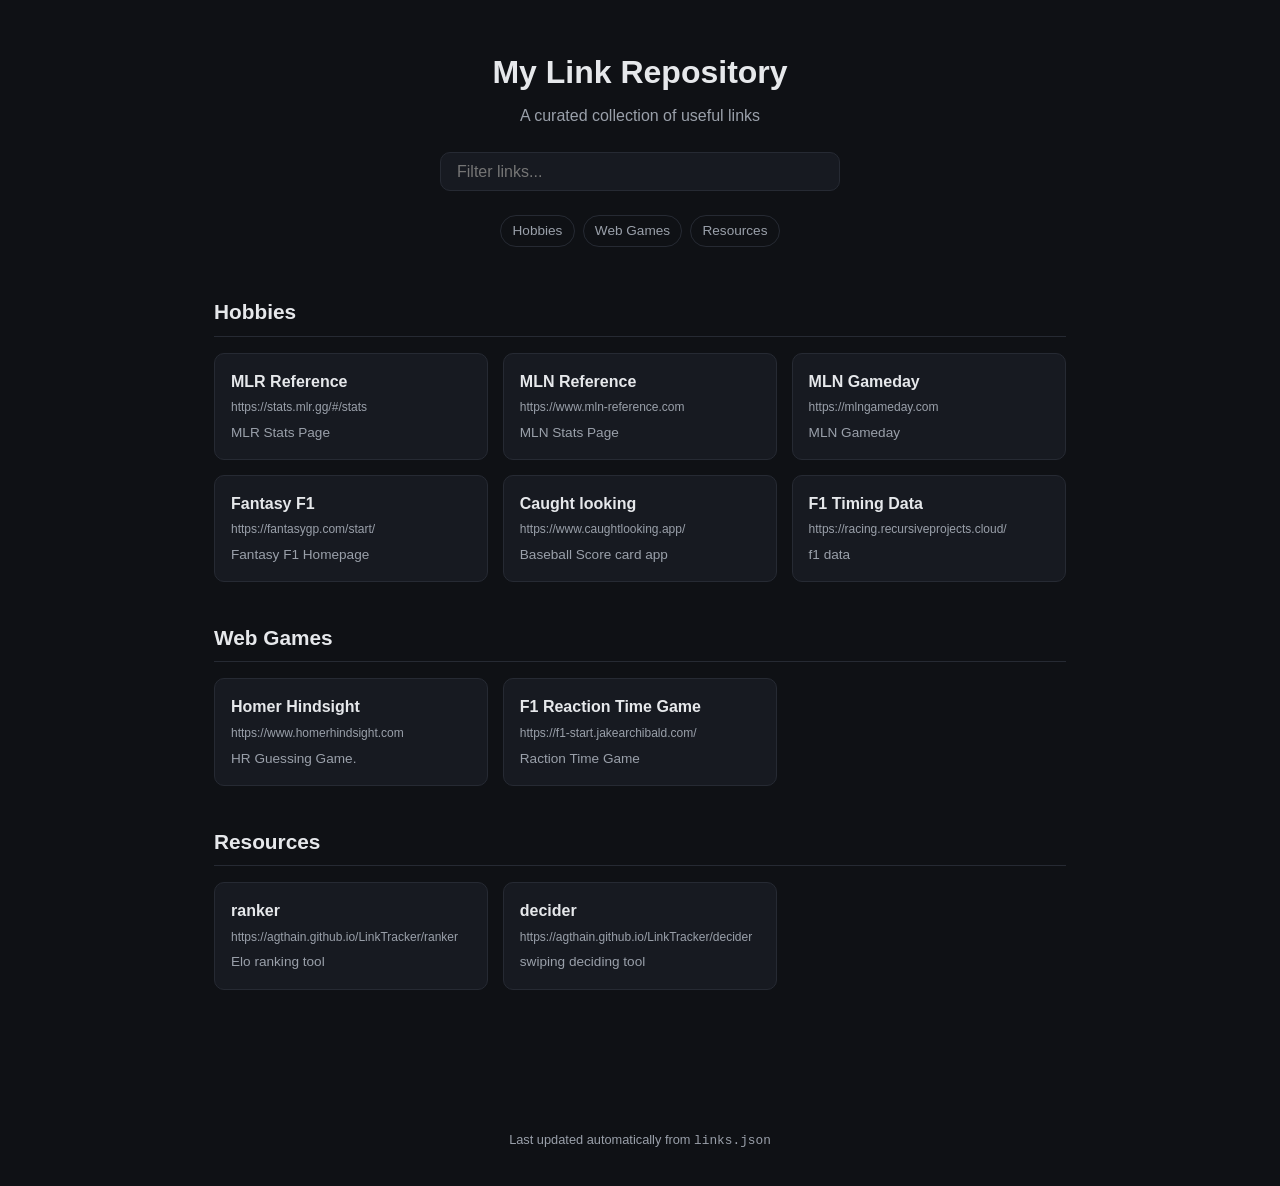
<file: index.html>
<!DOCTYPE html>
<html lang="en">
<head>
  <meta charset="UTF-8">
  <meta name="viewport" content="width=device-width, initial-scale=1.0">
  <!-- Discourage search engine indexing -->
  <meta name="robots" content="noindex, nofollow">
  <title>My Link Repository</title>
  <link rel="stylesheet" href="style.css">
</head>
<body>

  <header class="site-header">
    <h1 id="site-title">Loading...</h1>
    <p id="site-description"></p>
    <div class="search-wrap">
      <input type="text" id="search" placeholder="Filter links...">
    </div>
  </header>

  <nav id="section-nav" class="section-nav"></nav>

  <main id="content">
    <!-- Sections are injected here by script.js -->
  </main>

  <footer class="site-footer">
    <p>Last updated automatically from <code>links.json</code></p>
  </footer>

  <script src="script.js"></script>
</body>
</html>
</file>
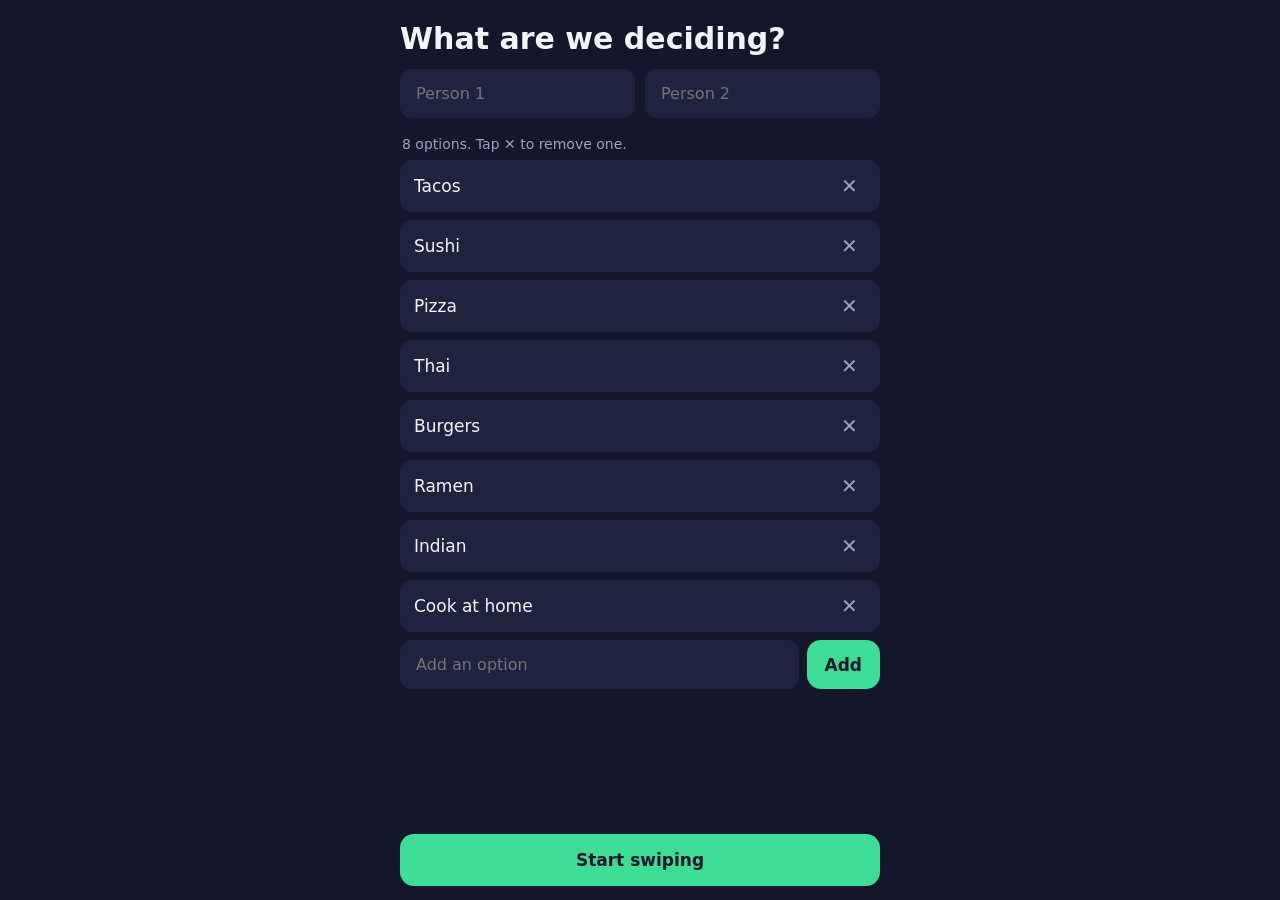
<file: decider.html>
<!DOCTYPE html>
<html lang="en">
<head>
<meta charset="utf-8">
<meta name="viewport" content="width=device-width, initial-scale=1, viewport-fit=cover, user-scalable=no">
<meta name="apple-mobile-web-app-capable" content="yes">
<meta name="mobile-web-app-capable" content="yes">
<meta name="apple-mobile-web-app-status-bar-style" content="black-translucent">
<meta name="apple-mobile-web-app-title" content="Decide">
<meta name="theme-color" content="#14172B">
<title>Decide</title>
<style>
  :root {
    --bg: #14172B;
    --surface: #1F2340;
    --pass: #FF5A5F;
    --like: #3DDC97;
    --super: #FFC53D;
    --text: #F4F5FB;
    --muted: #9AA0C3;
    --font: ui-rounded, "SF Pro Rounded", system-ui, -apple-system, "Segoe UI", sans-serif;
  }
  * { box-sizing: border-box; -webkit-tap-highlight-color: transparent; }
  html, body {
    margin: 0; height: 100%; background: var(--bg); color: var(--text);
    font-family: var(--font); overscroll-behavior: none;
  }
  #app {
    height: 100dvh; display: flex; flex-direction: column;
    padding: max(env(safe-area-inset-top), 14px) 20px max(env(safe-area-inset-bottom), 14px);
    max-width: 520px; margin: 0 auto;
  }
  h1 { font-size: 30px; font-weight: 800; margin: 8px 0 14px; line-height: 1.1; }
  .muted { color: var(--muted); }
  .scroll { flex: 1; overflow-y: auto; -webkit-overflow-scrolling: touch; min-height: 0; }

  input[type=text] {
    width: 100%; padding: 13px 14px; font: inherit; font-size: 16px; color: var(--text);
    background: var(--surface); border: 2px solid transparent; border-radius: 12px; outline: none;
  }
  input[type=text]:focus { border-color: var(--like); }
  .names { display: grid; grid-template-columns: 1fr 1fr; gap: 10px; margin-bottom: 14px; }
  .list-label { font-size: 14px; color: var(--muted); margin: 4px 2px 8px; }
  .item {
    display: flex; align-items: center; justify-content: space-between; gap: 10px;
    background: var(--surface); border-radius: 12px; padding: 12px 14px; margin-bottom: 8px; font-size: 17px;
  }
  .item button {
    background: none; border: 0; color: var(--muted); font-size: 20px; padding: 2px 8px; cursor: pointer;
  }
  .add { display: flex; gap: 8px; margin-top: 4px; }
  .add button, .btn {
    font: inherit; font-weight: 800; font-size: 17px; border: 0; border-radius: 14px; cursor: pointer;
    padding: 14px 18px; background: var(--like); color: var(--bg);
  }
  .btn.block { width: 100%; padding: 16px; margin-top: 12px; }
  .btn.alt { background: var(--surface); color: var(--text); }
  .btn:disabled { opacity: .4; cursor: default; }

  /* swiping */
  .head { display: flex; align-items: center; justify-content: space-between; margin-bottom: 12px; }
  .head h2 { margin: 0; font-size: 22px; font-weight: 800; }
  .head .count { font-size: 14px; color: var(--muted); margin-top: 2px; }
  .round {
    width: 42px; height: 42px; border-radius: 50%; border: 0; background: var(--surface);
    color: var(--text); font-size: 20px; cursor: pointer;
  }
  .round:disabled { opacity: .35; cursor: default; }
  .stage { flex: 1; position: relative; min-height: 0; margin-bottom: 18px; }
  .card {
    position: absolute; inset: 0; border-radius: 32px; display: flex; align-items: center; justify-content: center;
    padding: 28px; text-align: center; color: var(--bg); font-size: clamp(34px, 11vw, 52px); font-weight: 800;
    line-height: 1.1; box-shadow: 0 14px 36px rgba(0,0,0,.4); touch-action: none; user-select: none;
    -webkit-user-select: none; cursor: grab; word-break: break-word;
  }
  .card.back { transform: scale(.94) translateY(14px); opacity: .75; pointer-events: none; }
  .stamp {
    position: absolute; padding: 4px 14px; border: 4px solid; border-radius: 10px; font-size: 32px;
    font-weight: 900; background: rgba(20,23,43,.88); opacity: 0; pointer-events: none;
  }
  .stamp[data-kind=like] { color: var(--like); transform: rotate(-12deg); }
  .stamp[data-kind=pass] { color: var(--pass); transform: rotate(12deg); }
  .stamp[data-kind=super] { color: var(--super); }
  .actions { display: flex; justify-content: center; gap: 22px; padding-bottom: 6px; }
  .act {
    position: relative; border-radius: 50%; background: var(--surface); border: 2px solid; cursor: pointer;
    display: grid; place-items: center; font-family: var(--font);
  }
  .act.big { width: 66px; height: 66px; font-size: 28px; }
  .act.mid { width: 56px; height: 56px; font-size: 24px; }
  .act.pass { color: var(--pass); border-color: var(--pass); }
  .act.like { color: var(--like); border-color: var(--like); }
  .act.super { color: var(--super); border-color: var(--super); }
  .act.super:disabled { opacity: .35; cursor: default; }
  .badge {
    position: absolute; top: -4px; right: -4px; width: 22px; height: 22px; border-radius: 50%;
    background: var(--super); color: var(--bg); font-size: 12px; font-weight: 800; display: grid; place-items: center;
  }
  .shake { animation: shake .3s; }
  @keyframes shake { 25% { transform: translateX(-6px); } 75% { transform: translateX(6px); } }

  /* handoff + results */
  .center { flex: 1; display: flex; flex-direction: column; align-items: center; justify-content: center; text-align: center; gap: 14px; padding: 0 16px; }
  .center .big { font-size: 56px; }
  .hero { background: var(--surface); border-radius: 24px; padding: 20px; margin-bottom: 20px; }
  .hero .title { font-size: 44px; font-weight: 800; line-height: 1.05; margin: 6px 0 12px; word-break: break-word; }
  .sect { font-size: 16px; font-weight: 800; margin: 18px 0 8px; }
  .row {
    display: flex; align-items: center; justify-content: space-between; gap: 10px;
    background: var(--surface); border-radius: 14px; padding: 14px; margin-bottom: 8px; font-size: 18px; font-weight: 700;
  }
  .votes { display: flex; gap: 14px; font-size: 13px; font-weight: 500; color: var(--muted); }
  .votes b { margin-left: 4px; font-size: 15px; }
  .v-like { color: var(--like); } .v-pass { color: var(--pass); } .v-super { color: var(--super); }
  .two { display: grid; grid-template-columns: 1fr 1fr; gap: 10px; }
  @media (prefers-reduced-motion: reduce) { .shake { animation: none; } }
</style>
</head>
<body>
<div id="app"></div>

<script>
const SUPERS_PER_PERSON = 2;   // change to 1 if you want it scarcer
const CARD_COLORS = ['#BFD7FF', '#FFD6E0', '#C7F2D8', '#FFE3B3', '#E2D4FF', '#BDEBF0'];
const SCORE = { pass: 0, like: 1, super: 3 };
const GLYPH = { pass: '✕', like: '♥', super: '★' };

const state = {
  phase: 'setup',            // setup | swiping | handoff | results
  names: ['', ''],
  options: ['Tacos', 'Sushi', 'Pizza', 'Thai', 'Burgers', 'Ramen', 'Indian', 'Cook at home'],
  person: 0,
  index: 0,
  votes: [[], []],
  supers: [SUPERS_PER_PERSON, SUPERS_PER_PERSON],
};
let flying = false;

const app = document.getElementById('app');
const esc = s => String(s).replace(/[&<>"']/g, c => ({ '&': '&amp;', '<': '&lt;', '>': '&gt;', '"': '&quot;', "'": '&#39;' }[c]));
const name = i => state.names[i].trim() || (i === 0 ? 'Person 1' : 'Person 2');
const buzz = ms => { if (navigator.vibrate) navigator.vibrate(ms); };

function render() {
  ({ setup: renderSetup, swiping: renderSwipe, handoff: renderHandoff, results: renderResults })[state.phase]();
}

/* ---------- setup ---------- */
function renderSetup() {
  app.innerHTML = `
    <h1>What are we deciding?</h1>
    <div class="names">
      <input type="text" id="n0" placeholder="Person 1" value="${esc(state.names[0])}" maxlength="20">
      <input type="text" id="n1" placeholder="Person 2" value="${esc(state.names[1])}" maxlength="20">
    </div>
    <div class="list-label">${state.options.length} options. Tap ✕ to remove one.</div>
    <div class="scroll">
      ${state.options.map((o, i) => `<div class="item"><span>${esc(o)}</span><button data-del="${i}" aria-label="Remove ${esc(o)}">✕</button></div>`).join('')}
      <div class="add">
        <input type="text" id="newItem" placeholder="Add an option" maxlength="60" enterkeyhint="done">
        <button id="addBtn">Add</button>
      </div>
    </div>
    <button class="btn block" id="startBtn" ${state.options.length < 2 ? 'disabled' : ''}>Start swiping</button>`;

  document.getElementById('n0').oninput = e => state.names[0] = e.target.value;
  document.getElementById('n1').oninput = e => state.names[1] = e.target.value;
  const input = document.getElementById('newItem');
  const add = () => {
    const v = input.value.trim();
    if (!v) return;
    state.options.push(v);
    renderSetup();
    document.getElementById('newItem').focus();
  };
  document.getElementById('addBtn').onclick = add;
  input.onkeydown = e => { if (e.key === 'Enter') add(); };
  app.querySelectorAll('[data-del]').forEach(b => b.onclick = () => {
    state.options.splice(+b.dataset.del, 1);
    renderSetup();
  });
  document.getElementById('startBtn').onclick = startRound;
}

function startRound() {
  state.votes = [[], []];
  state.supers = [SUPERS_PER_PERSON, SUPERS_PER_PERSON];
  state.person = 0;
  state.index = 0;
  state.phase = 'swiping';
  render();
}

/* ---------- swiping ---------- */
function renderSwipe() {
  const { options, index, person } = state;
  const cur = options[index];
  const nxt = options[index + 1];
  const left = state.supers[person];

  app.innerHTML = `
    <div class="head">
      <div>
        <h2>${esc(name(person))}'s turn</h2>
        <div class="count">${index + 1} of ${options.length}</div>
      </div>
      <button class="round" id="undo" aria-label="Undo" ${index === 0 ? 'disabled' : ''}>↶</button>
    </div>
    <div class="stage">
      ${nxt !== undefined ? `<div class="card back" style="background:${CARD_COLORS[(index + 1) % CARD_COLORS.length]}">${esc(nxt)}</div>` : ''}
      <div class="card" id="card" style="background:${CARD_COLORS[index % CARD_COLORS.length]}">
        ${esc(cur)}
        <div class="stamp" id="stamp"></div>
      </div>
    </div>
    <div class="actions">
      <button class="act big pass" id="bPass" aria-label="Nope">✕</button>
      <button class="act mid super" id="bSuper" aria-label="Super swipe" ${left === 0 ? 'disabled' : ''}>★<span class="badge">${left}</span></button>
      <button class="act big like" id="bLike" aria-label="Yes">♥</button>
    </div>`;

  const card = document.getElementById('card');
  attachDrag(card);
  document.getElementById('bPass').onclick = () => commit('pass', card);
  document.getElementById('bLike').onclick = () => commit('like', card);
  document.getElementById('bSuper').onclick = () => commit('super', card);
  document.getElementById('undo').onclick = undo;
}

function pendingKind(dx, dy) {
  if (dy < -70 && Math.abs(dx) < 90 && state.supers[state.person] > 0) return 'super';
  if (dx > 40) return 'like';
  if (dx < -40) return 'pass';
  return null;
}

function attachDrag(card) {
  const stamp = card.querySelector('#stamp');
  let sx = 0, sy = 0, dx = 0, dy = 0, active = false;

  card.addEventListener('pointerdown', e => {
    if (flying) return;
    active = true; sx = e.clientX; sy = e.clientY; dx = dy = 0;
    card.setPointerCapture(e.pointerId);
    card.style.transition = 'none';
  });
  card.addEventListener('pointermove', e => {
    if (!active) return;
    dx = e.clientX - sx; dy = e.clientY - sy;
    card.style.transform = `translate(${dx}px, ${dy}px) rotate(${dx / 20}deg)`;
    const k = pendingKind(dx, dy);
    if (k) {
      stamp.dataset.kind = k;
      stamp.textContent = { like: 'YES', pass: 'NOPE', super: 'SUPER' }[k];
      stamp.style.opacity = 1;
    } else {
      stamp.style.opacity = 0;
    }
  });
  const end = () => {
    if (!active) return;
    active = false;
    if (dy < -120 && Math.abs(dx) < 120 && state.supers[state.person] > 0) return commit('super', card);
    if (dx > 110) return commit('like', card);
    if (dx < -110) return commit('pass', card);
    card.style.transition = 'transform .3s cubic-bezier(.2,.9,.3,1.3)';
    card.style.transform = '';
    stamp.style.opacity = 0;
  };
  card.addEventListener('pointerup', end);
  card.addEventListener('pointercancel', end);
}

function commit(vote, card) {
  if (flying) return;
  if (vote === 'super' && state.supers[state.person] === 0) {
    card.classList.remove('shake'); void card.offsetWidth; card.classList.add('shake');
    buzz(40);
    return;
  }
  flying = true;
  buzz(vote === 'super' ? 30 : 15);
  const target = { like: 'translate(700px, 0) rotate(30deg)', pass: 'translate(-700px, 0) rotate(-30deg)', super: 'translate(0, -900px)' }[vote];
  card.style.transition = 'transform .22s ease-in';
  card.style.transform = target;
  setTimeout(() => { cast(vote); flying = false; }, 220);
}

function cast(vote) {
  const p = state.person;
  if (vote === 'super') state.supers[p]--;
  state.votes[p].push(vote);
  state.index++;
  if (state.index >= state.options.length) {
    state.phase = p === 0 ? 'handoff' : 'results';
  }
  render();
}

function undo() {
  if (flying || state.index === 0) return;
  const last = state.votes[state.person].pop();
  if (last === 'super') state.supers[state.person]++;
  state.index--;
  render();
}

/* ---------- handoff ---------- */
function renderHandoff() {
  app.innerHTML = `
    <div class="center">
      <div class="big">📱</div>
      <h1>${esc(name(0))} is done</h1>
      <div class="muted">Pass the phone to ${esc(name(1))}. Their picks stay hidden until you both finish.</div>
    </div>
    <button class="btn block" id="go">I'm ${esc(name(1))}, start</button>`;
  document.getElementById('go').onclick = () => {
    state.person = 1; state.index = 0; state.phase = 'swiping'; render();
  };
}

/* ---------- results ---------- */
function getRows() {
  return state.options.map((title, i) => {
    const a = state.votes[0][i], b = state.votes[1][i];
    return { title, a, b, order: i, score: SCORE[a] + SCORE[b], match: a !== 'pass' && b !== 'pass' };
  }).sort((x, y) => y.score - x.score || x.order - y.order);
}

function votePair(r) {
  return `<div class="votes">
    <span>${esc(name(0))}<b class="v-${r.a}">${GLYPH[r.a]}</b></span>
    <span>${esc(name(1))}<b class="v-${r.b}">${GLYPH[r.b]}</b></span>
  </div>`;
}

function section(title, rows) {
  if (!rows.length) return '';
  return `<div class="sect">${title}</div>` +
    rows.map(r => `<div class="row"><span>${esc(r.title)}</span>${votePair(r)}</div>`).join('');
}

function renderResults() {
  const rows = getRows();
  const matches = rows.filter(r => r.match);
  const oneSided = rows.filter(r => !r.match && r.score > 0);
  const top = matches[0];

  app.innerHTML = `
    <div class="scroll">
      ${top ? `
        <div class="hero">
          <div class="muted">You're going with</div>
          <div class="title">${esc(top.title)}</div>
          ${votePair(top)}
        </div>` : `
        <h1>No overlap</h1>
        <div class="muted">You never both said yes. Check the one-sided picks below or run it again.</div>`}
      ${section('Both said yes', matches.slice(1))}
      ${section('Only one of you said yes', oneSided)}
    </div>
    <div class="two">
      <button class="btn block" id="again">Swipe again</button>
      <button class="btn block alt" id="edit">Edit list</button>
    </div>`;
  document.getElementById('again').onclick = startRound;
  document.getElementById('edit').onclick = () => { state.phase = 'setup'; render(); };
}

render();
</script>
</body>
</html>
</file>
<file: style.css>
:root {
  --bg: #0f1115;
  --bg-card: #171a21;
  --border: #262a33;
  --text: #e6e8eb;
  --text-dim: #9aa0aa;
  --accent: #6ea8fe;
  --radius: 10px;
}

* { box-sizing: border-box; }

body {
  margin: 0;
  font-family: -apple-system, BlinkMacSystemFont, "Segoe UI", Roboto, Helvetica, Arial, sans-serif;
  background: var(--bg);
  color: var(--text);
  line-height: 1.5;
}

.site-header {
  max-width: 900px;
  margin: 0 auto;
  padding: 3rem 1.5rem 1.5rem;
  text-align: center;
}

.site-header h1 {
  margin: 0 0 0.5rem;
  font-size: 2rem;
}

.site-header p {
  color: var(--text-dim);
  margin: 0 0 1.5rem;
}

.search-wrap {
  display: flex;
  justify-content: center;
}

#search {
  width: 100%;
  max-width: 400px;
  padding: 0.6rem 1rem;
  border-radius: var(--radius);
  border: 1px solid var(--border);
  background: var(--bg-card);
  color: var(--text);
  font-size: 1rem;
}

#search:focus {
  outline: none;
  border-color: var(--accent);
}

.section-nav {
  max-width: 900px;
  margin: 0 auto;
  padding: 0 1.5rem 1rem;
  display: flex;
  flex-wrap: wrap;
  gap: 0.5rem;
  justify-content: center;
}

.section-nav a {
  color: var(--text-dim);
  text-decoration: none;
  font-size: 0.85rem;
  padding: 0.3rem 0.7rem;
  border: 1px solid var(--border);
  border-radius: 999px;
}

.section-nav a:hover {
  color: var(--accent);
  border-color: var(--accent);
}

main {
  max-width: 900px;
  margin: 0 auto;
  padding: 1rem 1.5rem 4rem;
}

.section {
  margin-bottom: 2.5rem;
}

.section h2 {
  font-size: 1.3rem;
  border-bottom: 1px solid var(--border);
  padding-bottom: 0.5rem;
  margin-bottom: 1rem;
  scroll-margin-top: 1rem;
}

.link-grid {
  display: grid;
  grid-template-columns: repeat(auto-fill, minmax(260px, 1fr));
  gap: 0.9rem;
}

.link-card {
  display: block;
  background: var(--bg-card);
  border: 1px solid var(--border);
  border-radius: var(--radius);
  padding: 1rem;
  text-decoration: none;
  color: var(--text);
  transition: border-color 0.15s ease, transform 0.15s ease;
}

.link-card:hover {
  border-color: var(--accent);
  transform: translateY(-2px);
}

.link-card .name {
  font-weight: 600;
  margin-bottom: 0.3rem;
  display: flex;
  align-items: center;
  gap: 0.4rem;
}

.link-card .url {
  font-size: 0.75rem;
  color: var(--text-dim);
  word-break: break-all;
  margin-bottom: 0.4rem;
}

.link-card .description {
  font-size: 0.85rem;
  color: var(--text-dim);
}

.empty-state {
  text-align: center;
  color: var(--text-dim);
  padding: 2rem;
}

.site-footer {
  text-align: center;
  color: var(--text-dim);
  font-size: 0.8rem;
  padding: 1.5rem;
}

.hidden { display: none !important; }
</file>
